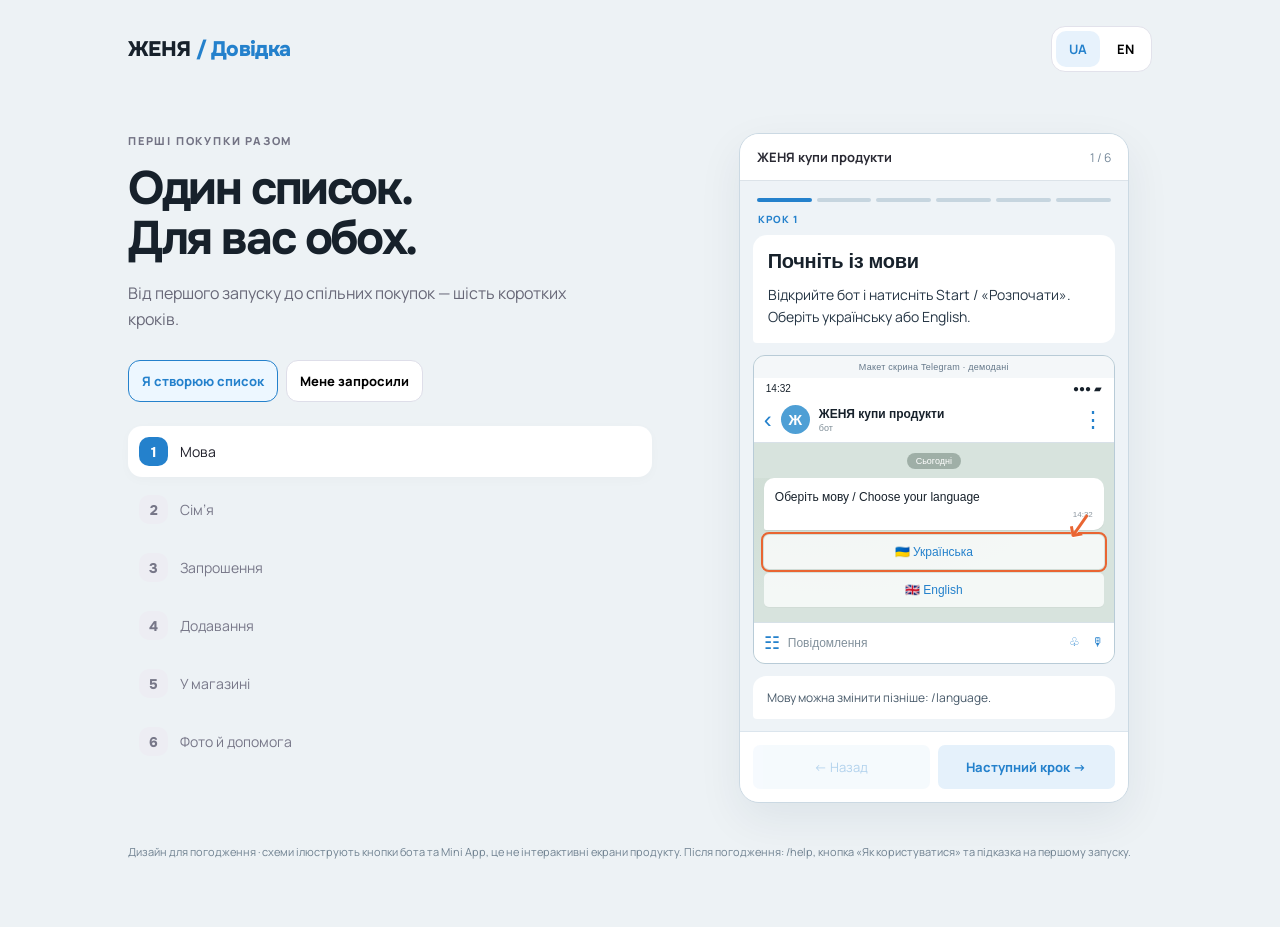
<file: docs/design/help-guide/index.html>
<!doctype html><html lang="uk"><meta charset="utf-8"><meta name="viewport" content="width=device-width,initial-scale=1"><title>ЖЕНЯ · Дизайн довідки</title>
<style>
@font-face{font-family:Onest;src:url('../../../src/shopping_bot/web/fonts/onest.woff2')}@font-face{font-family:Manrope;src:url('../../../src/shopping_bot/web/fonts/manrope.woff2')}*{box-sizing:border-box}body{margin:0;background:#f7f7fa;color:#20202b;font-family:Manrope,Arial,sans-serif}button{font:inherit;cursor:pointer}button:focus-visible,a:focus-visible{outline:3px solid #ef713e;outline-offset:4px}header{max-width:1120px;margin:auto;padding:26px 28px;display:flex;justify-content:space-between;align-items:center}.brand{font-family:Onest,sans-serif;font-weight:800;font-size:21px;letter-spacing:-.7px}.brand span{color:#6544e8}.languages{display:flex;gap:4px;background:white;border:1px solid #e2e2eb;border-radius:14px;padding:4px}.languages button{border:0;background:transparent;padding:9px 13px;border-radius:10px;font-size:13px;font-weight:700}.languages button[aria-pressed=true]{background:#ece8ff;color:#5536cd}.layout{max-width:1080px;margin:35px auto;padding:0 28px;display:grid;grid-template-columns:1.2fr 1fr;gap:76px;align-items:start}.eyebrow{font-size:11px;letter-spacing:1.8px;color:#737384;font-weight:800;text-transform:uppercase}h1{font-family:Onest,sans-serif;font-size:52px;line-height:1.06;letter-spacing:-2.4px;margin:16px 0}p{line-height:1.65}.intro{font-size:16px;color:#686878;max-width:440px}.roles{display:flex;gap:8px;margin:28px 0 24px;flex-wrap:wrap}.roles button{border:1px solid #dedee9;background:#fff;border-radius:12px;padding:11px 13px;font-size:13px;font-weight:750}.roles button[aria-pressed=true]{color:#5536cd;border-color:#6544e8;background:#efebff}.steps{display:grid;gap:7px}.step{display:flex;align-items:center;text-align:left;gap:12px;border:0;border-radius:14px;background:transparent;padding:11px;color:#777788;font-size:14px}.step .number{width:29px;height:29px;flex-shrink:0;display:grid;place-items:center;border-radius:10px;background:#ededf3;font-family:Onest;font-weight:750}.step.active{background:#fff;color:#20202b;box-shadow:0 3px 12px #20202b06}.step.active .number{background:#6544e8;color:#fff}.phone{border:1px solid #dddde6;border-radius:30px;background:#fff;padding:22px;box-shadow:0 20px 60px #2420370c;max-width:390px;margin:auto}.phone-top{display:flex;justify-content:space-between;align-items:center;font-size:12px;color:#7b7b8a}.phone-top strong{color:#292933;font-size:14px}.progress{display:flex;gap:5px;margin:23px 0 25px}.progress span{height:4px;background:#ededf3;border-radius:3px;flex:1}.progress span.done{background:#6544e8}.kicker{font-size:11px;font-weight:800;color:#6544e8;letter-spacing:.8px}h2{font-family:Onest;font-size:28px;line-height:1.13;letter-spacing:-.9px;margin:10px 0}.explain{font-size:14px;line-height:1.6;color:#666675;margin:12px 0 20px}.mock{background:#f5f5fa;border-radius:18px;padding:17px;position:relative;min-height:190px}.mock .caption{font-size:10px;text-transform:uppercase;letter-spacing:1px;color:#838392;margin-bottom:14px}.bubble{padding:13px;background:white;border-radius:14px 14px 14px 3px;font-size:13px;line-height:1.5;margin:8px 0}.fakebutton{display:block;text-align:center;border-radius:10px;padding:12px;margin-top:8px;background:#e7e2fc;color:#5137bd;font-size:13px;font-weight:750}.target{border:2px solid #ef713e;background:#fff3ed;color:#71331b;position:relative}.target:after{content:'↙';position:absolute;right:9px;top:-28px;color:#df5c29;font-family:Arial;font-size:35px;transform:rotate(-10deg)}.member{display:flex;gap:10px;padding:11px;background:white;border-radius:12px;margin-bottom:8px;font-size:13px}.avatar{background:#efebff;color:#6544e8;border-radius:10px;width:32px;height:32px;display:grid;place-items:center;font-weight:800}.member small{display:block;color:#838392;font-size:10px;margin-top:3px}.product{display:flex;align-items:center;gap:12px;padding:14px;background:white;border-radius:12px;font-size:14px}.check{border:2px solid #ef713e;color:#d75829;border-radius:8px;width:30px;height:30px;display:grid;place-items:center;font-weight:800}.tip{border-left:3px solid #ef713e;padding:0 0 0 12px;font-size:12px;line-height:1.6;color:#5e5e6e;margin:20px 0}.footer{display:flex;align-items:center;justify-content:space-between;gap:10px;margin-top:23px}.back{border:0;background:transparent;color:#797987;padding:11px 4px;font-size:13px}.next{background:#6544e8;color:#fff;border:0;border-radius:12px;padding:13px 20px;font-weight:750;font-size:14px}.preview{max-width:1080px;margin:40px auto;padding:0 28px 25px;color:#828291;font-size:11px;line-height:1.7}.mobile-only{display:none}@media(max-width:760px){header{padding:20px}.layout{display:block;margin:12px auto;padding:0 18px}.overview h1{font-size:34px;letter-spacing:-1.4px;margin:10px 0}.intro{font-size:14px;margin:0}.roles{margin:18px 0}.steps{display:none}.phone{max-width:440px;box-shadow:none;padding:20px;border-radius:24px}.overview .eyebrow{display:none}.has-advanced .overview h1,.has-advanced .overview .intro{display:none}.preview{padding:0 20px;margin-top:22px}.layout{gap:0}}@media(prefers-reduced-motion:no-preference){.next:hover{background:#5534d8}.step,.roles button{transition:background .15s}}

/* Approval revision: Telegram conversation rather than a Mini App onboarding card. */
body{background:#edf2f5;color:#17212b}header{max-width:1080px}.brand span{color:#2481cc}.languages button[aria-pressed=true]{background:#e7f2fc;color:#2481cc}.layout{gap:64px}h1{font-size:47px}.roles button[aria-pressed=true]{color:#2481cc;border-color:#2481cc;background:#edf7ff}.step.active .number{background:#2481cc}.phone{border-radius:20px;padding:0;background:#dce6ed;border-color:#cbd9e3;overflow:hidden;box-shadow:0 16px 45px #142c4212}.phone-top{padding:17px 19px;background:#fff;border-bottom:1px solid #dce3e9;color:#748799}.phone-top strong{font-size:15px}.phone-top strong:before{content:'Ж';display:inline-grid;place-items:center;width:33px;height:33px;border-radius:50%;background:#2481cc;color:white;margin-right:9px;font-size:16px}.progress{margin:17px 17px 10px}.progress span{background:#c6d5df}.progress span.done{background:#2481cc}.kicker{color:#2481cc;margin:0 18px 9px;font-size:10px}h2{margin:0 13px;padding:15px 15px 0;background:#fff;border-radius:14px 14px 0 0;font-size:22px;letter-spacing:-.5px}.explain{margin:0 13px;padding:11px 15px 15px;background:#fff;border-radius:0 0 14px 4px;color:#263645;font-size:14px}.mock{margin:12px 13px;background:#eff4f8;border-radius:13px;padding:13px;min-height:170px;border:1px dashed #adc4d7}.mock .caption{color:#657f93;font-size:9px}.bubble{box-shadow:0 1px 1px #192b3b0a}.fakebutton{background:#e0edf7;color:#2479bd;border-radius:7px;padding:11px;margin-top:5px;font-size:13px}.target{background:#e4f2ff;border:2px solid #2481cc;color:#2479bd}.target:after{color:#2481cc}.tip{margin:12px 13px;padding:12px 14px;background:#fff;border:0;border-radius:13px 13px 13px 4px;color:#485a6a;font-size:12px}.footer{margin:0;padding:13px;background:#fff;border-top:1px solid #dbe5ed;gap:8px}.back,.next{flex:1;background:#e5f1fb;color:#2481cc;border:0;border-radius:7px;padding:13px;font-size:13px;text-align:center}.next:hover{background:#d7eafa}.preview{color:#6f8190}.check{border-color:#2481cc;color:#2481cc}@media(max-width:760px){header{padding:16px 19px}.layout{padding:0 13px}.overview h1{font-size:32px}.phone{padding:0;border-radius:18px}.roles{margin:14px 0}.preview{padding:0 16px}}

/* Screenshot-like teaching illustrations: Telegram chrome and native button rows. */
.mock{margin:12px 13px;padding:0;border:1px solid #b8cbd7;border-radius:12px;overflow:hidden;background:#d7e3dd;min-height:220px;font-family:-apple-system,BlinkMacSystemFont,'Segoe UI',Arial,sans-serif;position:relative}.mock .caption{margin:0;padding:6px 10px;background:#f4f7f9;text-align:center;font-size:9px;letter-spacing:.25px;text-transform:none;color:#647789}.tg-status{background:#fff;padding:5px 12px 3px;display:flex;justify-content:space-between;font-size:10px;color:#17212b}.tg-chathead{background:#fff;display:flex;align-items:center;gap:9px;padding:8px 10px;border-bottom:1px solid #d8e1e8}.tg-back{color:#2481cc;font-size:24px}.tg-avatar{background:#4e9fd5;color:#fff;border-radius:50%;height:29px;width:29px;display:grid;place-items:center;font-size:15px;font-weight:700}.tg-chathead strong{display:block;font-size:12px;font-weight:650;letter-spacing:0}.tg-chathead small{display:block;font-size:9px;color:#7e8d97;margin-top:2px}.tg-dots{margin-left:auto;color:#2481cc;font-size:22px}.tg-day{width:max-content;margin:10px auto 9px;padding:3px 9px;border-radius:12px;background:#84968eaa;color:#fff;font-size:9px}.tg-conversation{padding:0 10px 11px;background:radial-gradient(ellipse at 20% 10%,#bfd0c35c,transparent 55%)}.mock .bubble{border-radius:10px 10px 10px 2px;background:#fff;box-shadow:0 1px 1px #00000010;padding:10px 11px;font-size:12px;line-height:1.5;margin:5px 0;position:relative}.mock .bubble:after{content:'14:32';display:block;text-align:right;color:#8b969f;font-size:8px;line-height:1.2;margin-top:4px}.mock .fakebutton{background:#ffffffbd;color:#2481cc;font-weight:500;margin:4px 0;border:0;border-radius:5px;padding:10px;font-size:12px;box-shadow:0 1px 1px #00000008}.mock .target{background:#ffffffbd;color:#2481cc;border:0;outline:2px solid #e96532;outline-offset:1px;z-index:1}.mock .target:after{content:'↙';color:#e96532;right:9px;top:-31px;font-size:36px;text-shadow:0 1px white}.tg-input{background:#fff;padding:9px 10px;display:flex;align-items:center;gap:8px;color:#81909b;font-size:12px;border-top:1px solid #d7e1e7}.tg-input span:first-child{font-size:18px;color:#2481cc}.tg-input span:last-child{margin-left:auto;color:#2481cc}.mock .product{border-radius:5px}.phone{background:#eef3f7}.phone-top strong:before{display:none}.phone-top{padding:14px 17px}.phone-top strong{font-size:13px}.phone h2{font-family:-apple-system,BlinkMacSystemFont,'Segoe UI',Arial,sans-serif;font-size:20px;letter-spacing:-.3px}.tip{font-size:12px}.fakebutton.target{pointer-events:none}
</style>
<header><div class="brand">ЖЕНЯ<span> / </span><span id="brand-help"></span></div><div class="languages"><button id="uk" aria-pressed="true">UA</button><button id="en" aria-pressed="false">EN</button></div></header>
<main class="layout"><section class="overview"><div class="eyebrow" id="eyebrow"></div><h1 id="hero"></h1><p class="intro" id="intro"></p><div class="roles"><button id="creator" aria-pressed="true"></button><button id="invited" aria-pressed="false"></button></div><div class="steps" id="steps"></div></section><section class="phone" aria-label="Guide preview"><div class="phone-top"><strong id="guide-label"></strong><span id="counter"></span></div><div class="progress" id="progress"></div><div class="kicker" id="kicker"></div><h2 id="title"></h2><p class="explain" id="explain"></p><div class="mock" id="mock"></div><p class="tip" id="tip"></p><div class="footer"><button class="back" id="back"></button><button class="next" id="next"></button></div></section></main><footer class="preview" id="preview"></footer>
<script>
const copy={uk:{help:'Довідка',eyebrow:'Перші покупки разом',hero:'Один список.<br>Для вас обох.',intro:'Від першого запуску до спільних покупок — шість коротких кроків.',creator:'Я створюю список',invited:'Мене запросили',guide:'ЖЕНЯ купи продукти',step:'КРОК',back:'← Назад',next:'Наступний крок →',again:'На початок ↺',preview:'Дизайн для погодження · схеми ілюструють кнопки бота та Mini App, це не інтерактивні екрани продукту. Після погодження: /help, кнопка «Як користуватися» та підказка на першому запуску.',mock:'Макет скрина Telegram · демодані',steps:[
['Мова','Почніть із мови','Відкрийте бот і натисніть Start / «Розпочати». Оберіть українську або English.','Мову можна змінити пізніше: /language.','<div class="bubble">Оберіть мову / Choose your language</div><div class="fakebutton target">🇺🇦 Українська</div><div class="fakebutton">🇬🇧 English</div>'],
['Сім’я','Створіть сім’ю','Натисніть «Створити сім’ю». Потім відкрийте «Сім’я» та запросіть близьку людину.','Створена сім’я ще не означає, що інша людина приєдналася.','<div class="bubble">Ваш спільний список починається зі сім’ї.</div><div class="fakebutton target">Створити сім’ю</div><div class="fakebutton">Приєднатися</div>'],
['Запрошення','Надішліть запрошення','У «Сім’я» натисніть «Запросити учасника». Надішліть посилання партнеру або партнерці.','Людина має відкрити посилання й підтвердити приєднання. Один учасник = список поки бачите лише ви.','<div class="bubble">👥 Сім’я · 1<br>Учасник: ви</div><div class="fakebutton target">Запросити учасника</div><div class="bubble">Після прийняття: 👥 Сім’я · 2 ✓</div>'],
['Додавання','Скажіть, що купити','Надішліть боту текст або голосове: «Молоко, яйця, хліб». Перевірте чернетку й підтвердьте додавання.','Якщо бот почув не те — виправте чернетку до підтвердження. У Mini App товари також можна додати кнопкою +.','<div class="bubble" style="background:#efebff">🎙 Молоко, яйця, хліб</div><div class="bubble">Молоко<br>Яйця<br>Хліб</div><div class="fakebutton target">✅ Додати</div>'],
['У магазині','Відкрийте список покупок','У боті натисніть «Покупки». Відкриється Mini App: там натискайте галочки біля куплених товарів.','Товар зникне з активного списку для всіх учасників. Фото й нотатки залишаться в каталозі.','<div class="bubble">👥 Сім’я · 2</div><div class="fakebutton target">Покупки</div><div class="bubble">Далі в Mini App: ✓ Молоко</div><div class="bubble">Залишилось купити: яйця, хліб</div>'],
['Фото й допомога','Усе потрібне — під рукою','Для фото надішліть боту зображення упаковки з назвою товару в підписі. Нотатку змініть у картці товару.','Щось не працює? /support → опишіть проблему → «Надіслати». Збережіть номер звернення.','<div class="bubble">📷 Фото упаковки<br>Підпис: «Молоко»</div><div class="fakebutton">Нотатка у картці Mini App</div><div class="fakebutton target">🐞 Повідомити про проблему</div>']
],join:[['Сім’я','Відкрийте запрошення','Попросіть близьку людину надіслати запрошення з розділу «Сім’я». Відкрийте її посилання в Telegram.','Щоб мати спільний список, приєднайтеся до її сім’ї. Другу сім’ю створювати не потрібно.','<div class="bubble">Запрошення до спільного списку<br>t.me/…?start=invite_…</div><div class="fakebutton target">Відкрити посилання</div>'],['Приєднання','Підтвердьте приєднання','Перевірте, хто вас запросив. Натисніть «Приєднатися». Після цього в розділі «Сім’я» мають бути ви обоє.','Якщо у вас уже є своя сім’я, бот запропонує перехід. «Перенести список» переносить активні покупки; каталог та історія не переносяться.','<div class="bubble">Юлія запрошує до «Наші покупки».</div><div class="fakebutton target">Приєднатися</div><div class="bubble">Перевірте: 👥 Сім’я · 2 ✓</div>']]},
en:{help:'Help',eyebrow:'Your first shared shop',hero:'One list.<br>For both of you.',intro:'From opening the bot to shopping together — six short steps.',creator:'I’m creating a list',invited:'I’ve been invited',guide:'ZHENYA · shopping bot',step:'STEP',back:'← Back',next:'Next step →',again:'Start again ↺',preview:'Design for approval · these diagrams illustrate bot and Mini App controls; they are not live product screens. Planned entry points: /help, a “How to use” button and a first-launch hint.',mock:'Telegram screenshot mockup · sample data',steps:[
['Language','Choose your language','Open the bot and tap Start. Choose Ukrainian or English.','You can change it later with /language.','<div class="bubble">Оберіть мову / Choose your language</div><div class="fakebutton">🇺🇦 Українська</div><div class="fakebutton target">🇬🇧 English</div>'],
['Family','Create a family','Tap “Create family”. Then open “Family” to invite someone.','Creating a family does not automatically add another person.','<div class="bubble">A shared list starts with a family.</div><div class="fakebutton target">Create family</div><div class="fakebutton">Join</div>'],
['Invitation','Share your invitation','In “Family”, tap “Invite a member”. Send the link to your partner.','They must open the link and confirm joining. With one member, only you can see this list.','<div class="bubble">👥 Family · 1<br>Member: you</div><div class="fakebutton target">Invite a member</div><div class="bubble">After they join: 👥 Family · 2 ✓</div>'],
['Add items','Say what you need','Send a text or voice message: “Milk, eggs, bread”. Review the draft and confirm adding it.','If the bot misheard you, edit the draft before confirming. You can also add items with + in the Mini App.','<div class="bubble" style="background:#efebff">🎙 Milk, eggs, bread</div><div class="bubble">Milk<br>Eggs<br>Bread</div><div class="fakebutton target">✅ Add</div>'],
['Shopping','Open your shopping list','Tap “Shopping” in the bot. It opens the Mini App, where you can tick off items you bought.','It leaves the active list for every family member. Its photo and notes remain in the catalog.','<div class="bubble">👥 Family · 2</div><div class="fakebutton target">Shopping</div><div class="bubble">Then in the Mini App: ✓ Milk</div><div class="bubble">Still to buy: eggs, bread</div>'],
['Photos & help','Keep the details handy','Send the bot a package photo with the product name in its caption. Edit notes in the product card.','Something broken? /support → describe the problem → “Send”. Keep your report number.','<div class="bubble">📷 Package photo<br>Caption: “Milk”</div><div class="fakebutton">Note in the Mini App product card</div><div class="fakebutton target">🐞 Report a problem</div>']
],join:[['Family','Open your invitation','Ask the other person to share an invitation from “Family”. Open their link in Telegram.','Join their family to share a list. You do not need to create a second family.','<div class="bubble">Invitation to a shared list<br>t.me/…?start=invite_…</div><div class="fakebutton target">Open link</div>'],['Joining','Confirm you want to join','Check who invited you. Tap “Join”. Then open “Family” and check that both of you appear.','If you already have a family, the bot offers a switch. Transferring your list moves active items; your catalog and history do not transfer.','<div class="bubble">Julia invites you to “Our shopping”.</div><div class="fakebutton target">Join</div><div class="bubble">Check: 👥 Family · 2 ✓</div>']]}};
let lang='uk',role='creator',step=0;const $=id=>document.getElementById(id);function render(){const c=copy[lang],list=c.steps.map((s,i)=>role==='invited'&&i>0&&i<3?c.join[i-1]:s),s=list[step];document.documentElement.lang=lang;document.body.classList.toggle('has-advanced',step>0);['uk','en'].forEach(k=>$(k).setAttribute('aria-pressed',String(k===lang)));['creator','invited'].forEach(k=>{$(k).textContent=c[k];$(k).setAttribute('aria-pressed',String(k===role))});$('brand-help').textContent=c.help;$('eyebrow').textContent=c.eyebrow;$('hero').innerHTML=c.hero;$('intro').textContent=c.intro;$('guide-label').textContent=c.guide;$('counter').textContent=(step+1)+' / 6';$('kicker').textContent=c.step+' '+(step+1);$('title').textContent=s[1];$('explain').textContent=s[2];$('mock').innerHTML='<div class="caption">'+c.mock+'</div><div class="tg-status"><span>14:32</span><span>●●● ▰</span></div><div class="tg-chathead"><span class="tg-back">‹</span><span class="tg-avatar">Ж</span><div><strong>ЖЕНЯ купи продукти</strong><small>'+(lang==='uk'?'бот':'bot')+'</small></div><span class="tg-dots">⋮</span></div><div class="tg-day">'+(lang==='uk'?'Сьогодні':'Today')+'</div><div class="tg-conversation">'+s[4]+'</div><div class="tg-input"><span>☷</span><span>'+(lang==='uk'?'Повідомлення':'Message')+'</span><span>♧　🎙</span></div>';$('tip').textContent=s[3];$('progress').innerHTML=list.map((_,i)=>'<span class="'+(i<=step?'done':'')+'"></span>').join('');$('steps').innerHTML=list.map((s,i)=>'<button class="step '+(i===step?'active':'')+'" data-step="'+i+'" aria-current="'+(i===step?'step':'false')+'"><span class="number">'+(i+1)+'</span>'+s[0]+'</button>').join('');document.querySelectorAll('[data-step]').forEach(b=>b.onclick=()=>{step=Number(b.dataset.step);render()});$('back').textContent=c.back;$('back').disabled=step===0;$('back').style.opacity=step===0?'.35':'1';$('next').textContent=step===5?c.again:c.next;$('preview').textContent=c.preview}['uk','en'].forEach(l=>$(l).onclick=()=>{lang=l;render()});['creator','invited'].forEach(r=>$(r).onclick=()=>{role=r;render()});$('next').onclick=()=>{step=(step+1)%6;render()};$('back').onclick=()=>{step=Math.max(0,step-1);render()};render();
</script></html>
</file>
